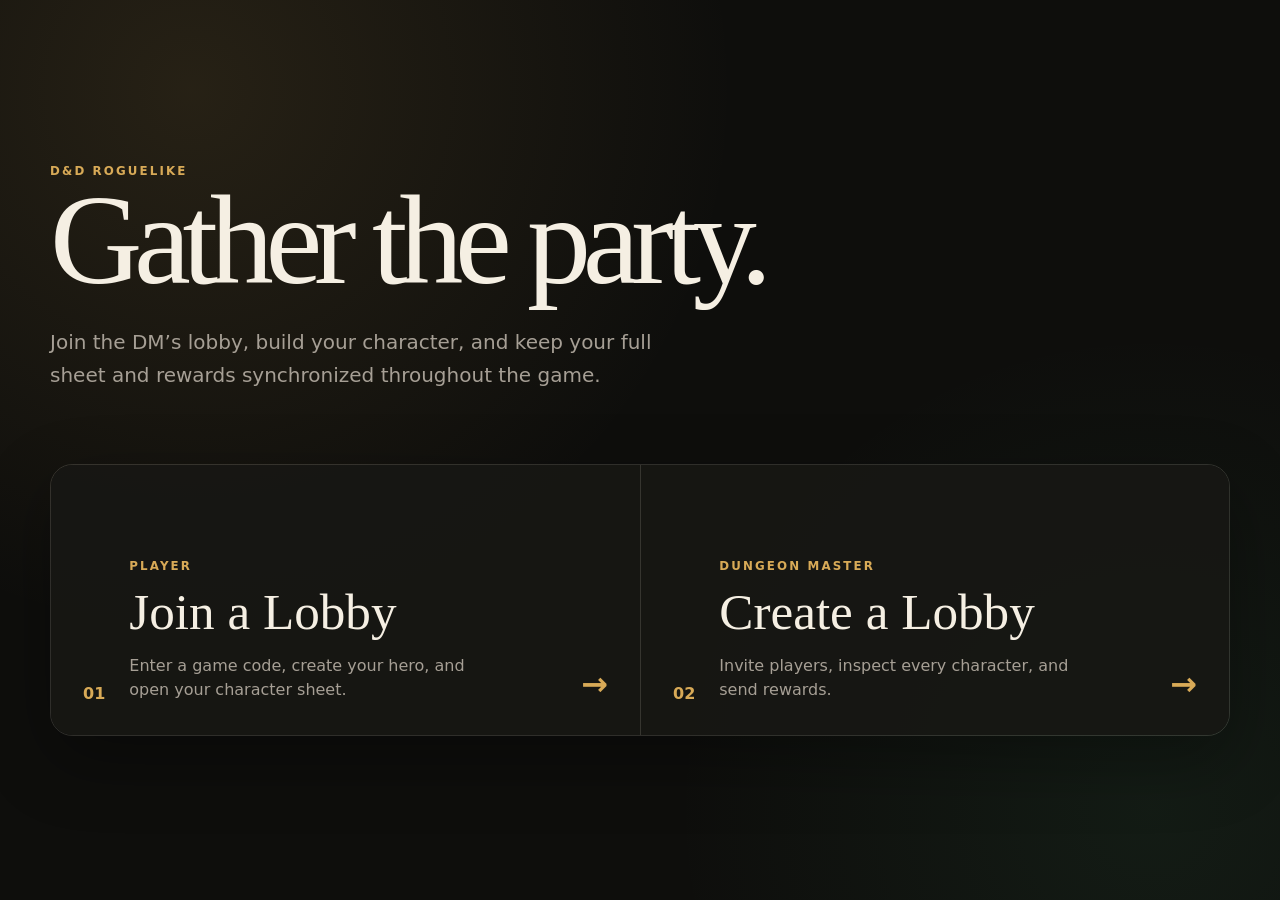
<file: index.html>
<!doctype html>
<html lang="en">
  <head>
    <meta charset="UTF-8" />
    <meta name="viewport" content="width=device-width, initial-scale=1.0" />
    <title>Party Lobby - DnD Roguelike</title>
    <link rel="stylesheet" href="lobby.css?v=1" />
  </head>
  <body class="landing-page">
    <main class="landing-shell">
      <section class="landing-copy">
        <p class="eyebrow">D&amp;D Roguelike</p>
        <h1>Gather the party.</h1>
        <p>
          Join the DM’s lobby, build your character, and keep your full sheet and
          rewards synchronized throughout the game.
        </p>
      </section>

      <section class="role-grid" aria-label="Choose how to enter">
        <a class="role-card player-card" href="player-lobby.html">
          <span class="role-number">01</span>
          <div>
            <p class="eyebrow">Player</p>
            <h2>Join a Lobby</h2>
            <p>Enter a game code, create your hero, and open your character sheet.</p>
          </div>
          <span class="role-arrow" aria-hidden="true">→</span>
        </a>

        <a class="role-card dm-card" href="dm-lobby.html">
          <span class="role-number">02</span>
          <div>
            <p class="eyebrow">Dungeon Master</p>
            <h2>Create a Lobby</h2>
            <p>Invite players, inspect every character, and send rewards.</p>
          </div>
          <span class="role-arrow" aria-hidden="true">→</span>
        </a>
      </section>
    </main>
  </body>
</html>
</file>
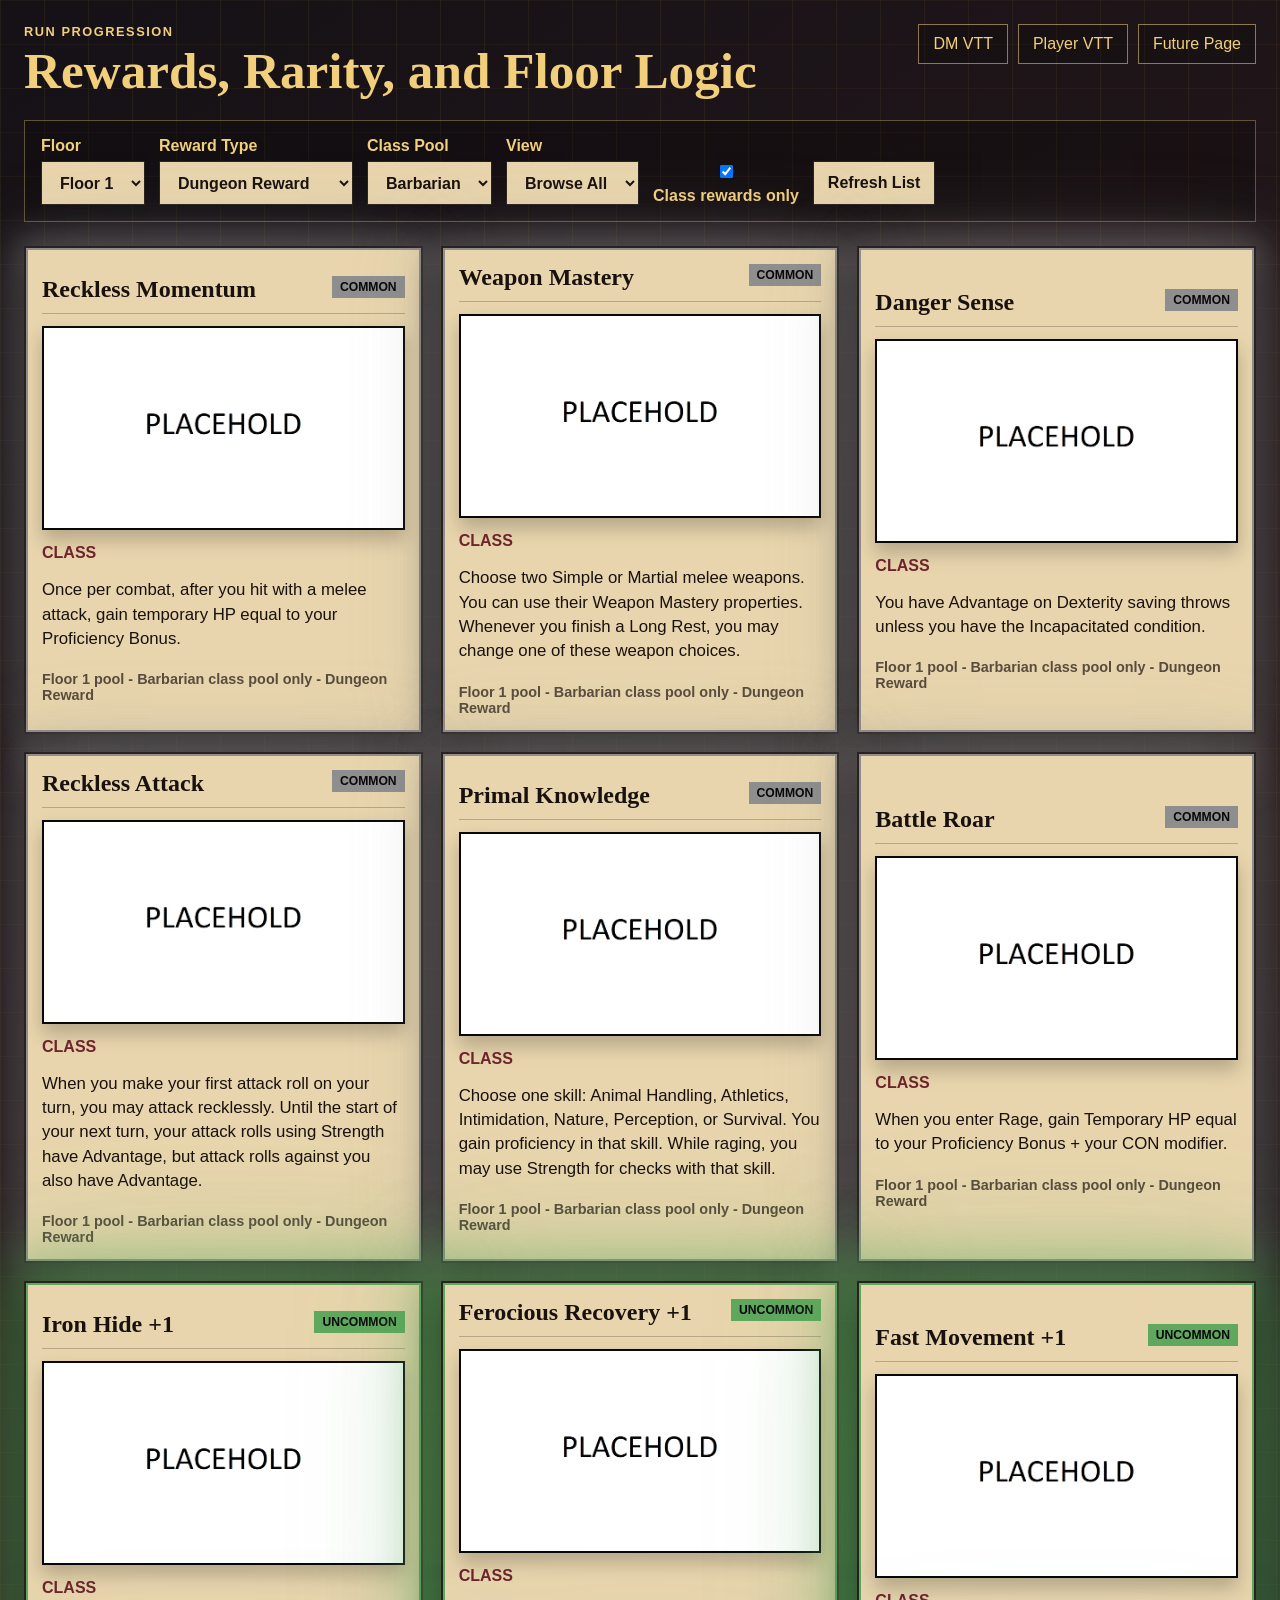
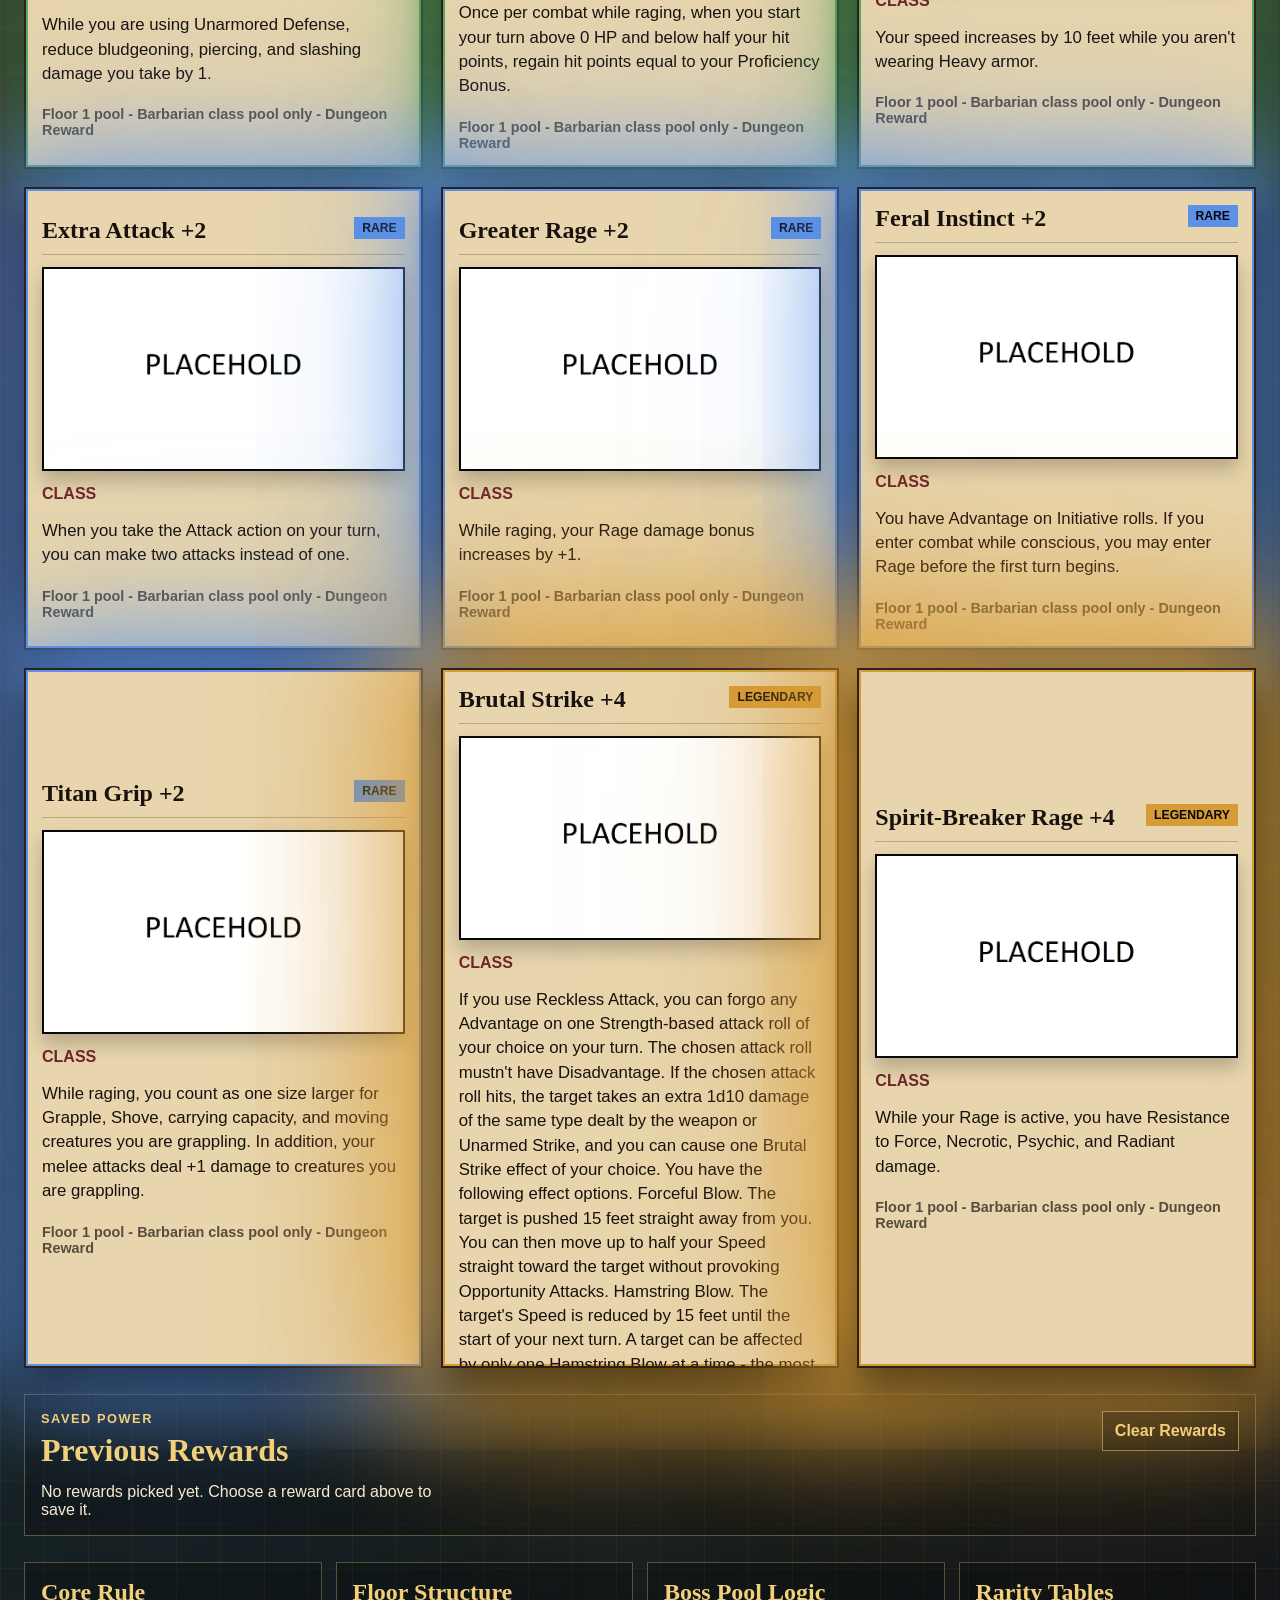
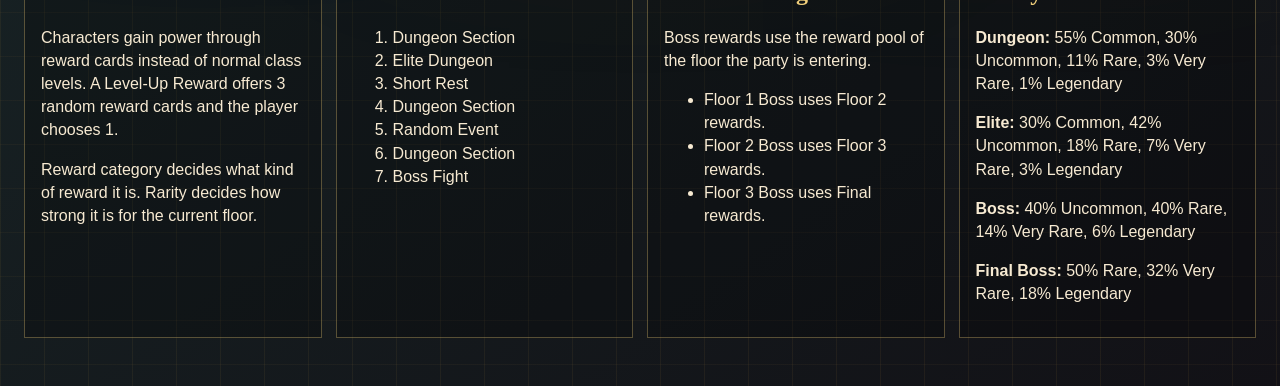
<file: rewards.html>
<!doctype html>
<html lang="en">
  <head>
    <meta charset="UTF-8" />
    <meta name="viewport" content="width=device-width, initial-scale=1.0" />
    <title>Rewards - DnD Roguelike</title>
    <link rel="stylesheet" href="rewards.css?v=1" />
  </head>
  <body>
    <main class="reward-app">
      <section class="reward-header">
        <div>
          <p class="eyebrow">Run Progression</p>
          <h1>Rewards, Rarity, and Floor Logic</h1>
        </div>
        <div class="nav-actions">
          <a class="nav-link" href="dungeon-dm.html">DM VTT</a>
          <a class="nav-link" href="dungeon-player.html">Player VTT</a>
          <a class="nav-link" href="future.html">Future Page</a>
        </div>
      </section>

      <section class="control-panel" aria-label="Reward controls">
        <label>
          Floor
          <select id="floor-select">
            <option value="floor1">Floor 1</option>
            <option value="floor2">Floor 2</option>
            <option value="floor3">Floor 3</option>
          </select>
        </label>
        <label>
          Reward Type
          <select id="reward-type-select">
            <option value="normal">Dungeon Reward</option>
            <option value="elite">Elite Reward</option>
            <option value="boss">Boss Reward</option>
            <option value="finalBoss">Final Boss Reward</option>
          </select>
        </label>
        <label>
          Class Pool
          <select id="class-select">
            <option value="Barbarian">Barbarian</option>
            <option value="Bard">Bard</option>
            <option value="Cleric">Cleric</option>
            <option value="Druid">Druid</option>
            <option value="Fighter">Fighter</option>
            <option value="Monk">Monk</option>
            <option value="Paladin">Paladin</option>
            <option value="Ranger">Ranger</option>
            <option value="Rogue">Rogue</option>
            <option value="Sorcerer">Sorcerer</option>
            <option value="Warlock">Warlock</option>
            <option value="Wizard">Wizard</option>
          </select>
        </label>
        <label>
          View
          <select id="view-select">
            <option value="all">Browse All</option>
            <option value="roll">Roll 3</option>
          </select>
        </label>
        <label class="toggle-option">
          <input id="class-only-toggle" type="checkbox" checked />
          Class rewards only
        </label>
        <button id="roll-rewards" type="button">Roll Rewards</button>
      </section>

      <section class="reward-grid" id="reward-options" aria-live="polite"></section>

      <section class="history-panel" aria-labelledby="reward-history-title">
        <div class="history-header">
          <div>
            <p class="eyebrow">Saved Power</p>
            <h2 id="reward-history-title">Previous Rewards</h2>
          </div>
          <button id="clear-history" type="button">Clear Rewards</button>
        </div>
        <div class="history-list" id="reward-history" aria-live="polite"></div>
      </section>

      <section class="logic-grid">
        <article>
          <h2>Core Rule</h2>
          <p>Characters gain power through reward cards instead of normal class levels. A Level-Up Reward offers 3 random reward cards and the player chooses 1.</p>
          <p>Reward category decides what kind of reward it is. Rarity decides how strong it is for the current floor.</p>
        </article>

        <article>
          <h2>Floor Structure</h2>
          <ol>
            <li>Dungeon Section</li>
            <li>Elite Dungeon</li>
            <li>Short Rest</li>
            <li>Dungeon Section</li>
            <li>Random Event</li>
            <li>Dungeon Section</li>
            <li>Boss Fight</li>
          </ol>
        </article>

        <article>
          <h2>Boss Pool Logic</h2>
          <p>Boss rewards use the reward pool of the floor the party is entering.</p>
          <ul>
            <li>Floor 1 Boss uses Floor 2 rewards.</li>
            <li>Floor 2 Boss uses Floor 3 rewards.</li>
            <li>Floor 3 Boss uses Final rewards.</li>
          </ul>
        </article>

        <article>
          <h2>Rarity Tables</h2>
          <div class="table-list">
            <p><strong>Dungeon:</strong> 55% Common, 30% Uncommon, 11% Rare, 3% Very Rare, 1% Legendary</p>
            <p><strong>Elite:</strong> 30% Common, 42% Uncommon, 18% Rare, 7% Very Rare, 3% Legendary</p>
            <p><strong>Boss:</strong> 40% Uncommon, 40% Rare, 14% Very Rare, 6% Legendary</p>
            <p><strong>Final Boss:</strong> 50% Rare, 32% Very Rare, 18% Legendary</p>
          </div>
        </article>
      </section>
    </main>

    <script src="rewards.js"></script>
  </body>
</html>
</file>
<file: lobby.css>
:root {
  color-scheme: dark;
  --ink: #f5efe3;
  --muted: #a69f95;
  --panel: #171714;
  --panel-raised: #201f1a;
  --line: rgba(245, 239, 227, 0.14);
  --gold: #d8aa57;
  --gold-bright: #f1cc7b;
  --green: #5bd18b;
  --red: #dc6b6b;
  --shadow: 0 24px 70px rgba(0, 0, 0, 0.32);
  font-family: Inter, ui-sans-serif, system-ui, -apple-system, BlinkMacSystemFont, "Segoe UI", sans-serif;
}

* {
  box-sizing: border-box;
}

body {
  min-height: 100vh;
  margin: 0;
  color: var(--ink);
  background:
    radial-gradient(circle at 15% 10%, rgba(216, 170, 87, 0.12), transparent 34rem),
    radial-gradient(circle at 90% 90%, rgba(91, 209, 139, 0.07), transparent 30rem),
    #0e0e0c;
}

button,
input {
  font: inherit;
}

a {
  color: inherit;
}

.eyebrow {
  margin: 0 0 0.55rem;
  color: var(--gold);
  font-size: 0.74rem;
  font-weight: 800;
  letter-spacing: 0.18em;
  text-transform: uppercase;
}

.landing-shell {
  width: min(1180px, calc(100% - 3rem));
  min-height: 100vh;
  margin: 0 auto;
  padding: clamp(4rem, 10vh, 8rem) 0;
  display: grid;
  align-content: center;
  gap: clamp(3rem, 8vh, 6rem);
}

.landing-copy {
  max-width: 800px;
}

.landing-copy h1 {
  margin: 0;
  max-width: 760px;
  font-family: Georgia, "Times New Roman", serif;
  font-size: clamp(3.5rem, 10vw, 8.5rem);
  font-weight: 500;
  letter-spacing: -0.065em;
  line-height: 0.84;
}

.landing-copy > p:last-child {
  max-width: 650px;
  margin: 2rem 0 0;
  color: var(--muted);
  font-size: clamp(1rem, 2vw, 1.25rem);
  line-height: 1.65;
}

.role-grid {
  display: grid;
  grid-template-columns: repeat(2, minmax(0, 1fr));
  border: 1px solid var(--line);
  border-radius: 1.4rem;
  overflow: hidden;
  box-shadow: var(--shadow);
}

.role-card {
  min-height: 270px;
  padding: 2rem;
  display: grid;
  grid-template-columns: auto 1fr auto;
  align-items: end;
  gap: 1.5rem;
  color: var(--ink);
  background: rgba(23, 23, 20, 0.88);
  text-decoration: none;
  transition: background 160ms ease, transform 160ms ease;
}

.role-card + .role-card {
  border-left: 1px solid var(--line);
}

.role-card:hover,
.role-card:focus-visible {
  background: var(--panel-raised);
}

.role-card h2 {
  margin: 0;
  font-family: Georgia, "Times New Roman", serif;
  font-size: clamp(2rem, 4vw, 3.5rem);
  font-weight: 500;
}

.role-card div > p:last-child {
  max-width: 360px;
  margin: 0.8rem 0 0;
  color: var(--muted);
  line-height: 1.55;
}

.role-number,
.role-arrow {
  color: var(--gold);
  font-weight: 800;
}

.role-arrow {
  font-size: 2rem;
}

.lobby-app {
  width: min(1260px, calc(100% - 3rem));
  margin: 0 auto;
  padding: 2rem 0 5rem;
}

.lobby-header {
  min-height: 96px;
  display: flex;
  align-items: center;
  justify-content: space-between;
  gap: 2rem;
  border-bottom: 1px solid var(--line);
}

.lobby-header h1 {
  margin: 0;
  font-family: Georgia, "Times New Roman", serif;
  font-size: clamp(2rem, 4vw, 3.3rem);
  font-weight: 500;
}

.lobby-nav a {
  padding: 0.7rem 1rem;
  border: 1px solid var(--line);
  border-radius: 999px;
  color: var(--muted);
  text-decoration: none;
}

.lobby-nav a:hover {
  color: var(--ink);
  border-color: rgba(216, 170, 87, 0.5);
}

.multiplayer-bar {
  --ink: #f5efe3;
  --muted: #a69f95;
  --panel: #171714;
  --line: rgba(245, 239, 227, 0.14);
  --gold: #d8aa57;
  --gold-bright: #f1cc7b;
  --green: #5bd18b;
  --red: #dc6b6b;
  margin: 1.5rem 0 2rem;
  padding: 1.1rem;
  border: 1px solid var(--line);
  border-radius: 1rem;
  background: rgba(23, 23, 20, 0.92);
  box-shadow: var(--shadow);
}

.multiplayer-form,
.multiplayer-connected {
  display: flex;
  align-items: end;
  gap: 1rem;
  flex-wrap: wrap;
}

.multiplayer-summary {
  min-width: 230px;
  margin-right: auto;
  display: flex;
  align-items: center;
  gap: 0.8rem;
}

.multiplayer-summary div,
.multiplayer-summary strong,
.multiplayer-summary small {
  display: block;
}

.multiplayer-summary small,
.multiplayer-members small {
  margin-top: 0.25rem;
  color: var(--muted);
}

.connection-dot {
  width: 0.72rem;
  height: 0.72rem;
  flex: 0 0 auto;
  border-radius: 50%;
  background: var(--muted);
  box-shadow: 0 0 0 5px rgba(166, 159, 149, 0.08);
}

.connection-dot.is-online {
  background: var(--green);
  box-shadow: 0 0 0 5px rgba(91, 209, 139, 0.1);
}

.connection-dot.is-offline {
  background: var(--red);
}

.multiplayer-form label {
  display: grid;
  gap: 0.4rem;
  color: var(--muted);
  font-size: 0.76rem;
  font-weight: 700;
  letter-spacing: 0.08em;
  text-transform: uppercase;
}

.multiplayer-form input {
  width: min(210px, 72vw);
  padding: 0.78rem 0.9rem;
  border: 1px solid var(--line);
  border-radius: 0.65rem;
  outline: none;
  color: var(--ink);
  background: #0f0f0d;
}

.multiplayer-form input:focus {
  border-color: var(--gold);
  box-shadow: 0 0 0 3px rgba(216, 170, 87, 0.12);
}

.multiplayer-form .join-code-input {
  width: 9rem;
  letter-spacing: 0.2em;
  text-transform: uppercase;
}

.multiplayer-form button,
.multiplayer-connected button,
.lobby-button,
.reward-grant-buttons button {
  min-height: 43px;
  padding: 0.72rem 1rem;
  border: 1px solid var(--gold);
  border-radius: 0.65rem;
  color: #17120a;
  background: var(--gold);
  cursor: pointer;
  font-weight: 800;
}

.multiplayer-form button:hover,
.multiplayer-connected button:hover,
.lobby-button:hover,
.reward-grant-buttons button:hover {
  background: var(--gold-bright);
}

.multiplayer-form button:disabled,
.reward-grant-buttons button:disabled {
  cursor: wait;
  opacity: 0.55;
}

.multiplayer-connected .secondary-button {
  border-color: var(--line);
  color: var(--muted);
  background: transparent;
}

.join-code-copy {
  display: grid;
  gap: 0.1rem;
}

.join-code-copy span {
  font-size: 0.68rem;
  letter-spacing: 0.08em;
  text-transform: uppercase;
}

.join-code-copy strong {
  font-size: 1.1rem;
  letter-spacing: 0.16em;
}

.multiplayer-members {
  display: flex;
  gap: 0.45rem;
  flex-wrap: wrap;
}

.multiplayer-member {
  padding: 0.45rem 0.65rem;
  border: 1px solid var(--line);
  border-radius: 999px;
  color: var(--muted);
  font-size: 0.82rem;
}

.multiplayer-error {
  margin: 0.8rem 0 0;
  color: #ff9999;
}

.lobby-steps {
  margin: 3rem 0;
  display: grid;
  grid-template-columns: repeat(3, minmax(0, 1fr));
  border: 1px solid var(--line);
  border-radius: 1rem;
  overflow: hidden;
}

.lobby-steps article {
  min-height: 145px;
  padding: 1.4rem;
  display: flex;
  gap: 1rem;
  background: rgba(23, 23, 20, 0.72);
}

.lobby-steps article + article {
  border-left: 1px solid var(--line);
}

.lobby-steps article > span {
  color: var(--gold);
  font-weight: 800;
}

.lobby-steps strong {
  display: block;
  font-size: 1.02rem;
}

.lobby-steps p,
.lobby-focus-card > p:last-child,
.dm-overview p,
.empty-roster p {
  margin: 0.55rem 0 0;
  color: var(--muted);
  line-height: 1.55;
}

.lobby-focus-card {
  min-height: 230px;
  padding: clamp(1.5rem, 4vw, 3rem);
  display: grid;
  align-content: center;
  justify-items: start;
  border: 1px solid rgba(216, 170, 87, 0.3);
  border-radius: 1rem;
  background:
    linear-gradient(120deg, rgba(216, 170, 87, 0.09), transparent 45%),
    var(--panel);
}

.lobby-focus-card h2,
.dm-overview h2,
.empty-roster h2 {
  margin: 0;
  font-family: Georgia, "Times New Roman", serif;
  font-size: clamp(1.8rem, 4vw, 3rem);
  font-weight: 500;
}

.lobby-actions {
  margin-top: 1.5rem;
  display: flex;
  gap: 0.75rem;
  flex-wrap: wrap;
}

.lobby-button {
  display: inline-flex;
  align-items: center;
  text-decoration: none;
}

.lobby-button.secondary {
  border-color: var(--line);
  color: var(--ink);
  background: transparent;
}

.dm-overview {
  margin: 3rem 0 1.5rem;
  display: flex;
  align-items: end;
  justify-content: space-between;
  gap: 2rem;
}

.roster-count {
  padding: 0.7rem 1rem;
  border: 1px solid var(--line);
  border-radius: 999px;
  color: var(--muted);
}

.dm-roster {
  display: grid;
  grid-template-columns: repeat(auto-fit, minmax(330px, 1fr));
  gap: 1rem;
}

.empty-roster {
  grid-column: 1 / -1;
  min-height: 260px;
  padding: 2rem;
  display: grid;
  align-content: center;
  justify-items: center;
  text-align: center;
  border: 1px dashed var(--line);
  border-radius: 1rem;
}

.roster-card {
  padding: 1.4rem;
  display: grid;
  gap: 1.25rem;
  border: 1px solid var(--line);
  border-radius: 1rem;
  background: var(--panel);
  box-shadow: 0 15px 40px rgba(0, 0, 0, 0.18);
}

.roster-card-header {
  display: flex;
  align-items: center;
  justify-content: space-between;
  gap: 1rem;
}

.roster-card-header h3 {
  margin: 0;
  font-family: Georgia, "Times New Roman", serif;
  font-size: 1.6rem;
  font-weight: 500;
}

.roster-card-header p {
  margin: 0.3rem 0 0;
  color: var(--muted);
}

.status-pill {
  padding: 0.35rem 0.55rem;
  border-radius: 999px;
  color: var(--green);
  background: rgba(91, 209, 139, 0.1);
  font-size: 0.72rem;
  font-weight: 800;
  text-transform: uppercase;
}

.status-pill.waiting {
  color: var(--gold);
  background: rgba(216, 170, 87, 0.1);
}

.character-metrics {
  display: grid;
  grid-template-columns: repeat(4, minmax(0, 1fr));
  gap: 0.55rem;
}

.character-metric {
  min-width: 0;
  padding: 0.75rem;
  border: 1px solid var(--line);
  border-radius: 0.7rem;
  background: #11110f;
}

.character-metric span,
.roster-section-title {
  display: block;
  color: var(--muted);
  font-size: 0.68rem;
  font-weight: 800;
  letter-spacing: 0.08em;
  text-transform: uppercase;
}

.character-metric strong {
  margin-top: 0.28rem;
  display: block;
  overflow: hidden;
  text-overflow: ellipsis;
  white-space: nowrap;
}

.ability-strip {
  display: grid;
  grid-template-columns: repeat(6, minmax(0, 1fr));
  gap: 0.35rem;
}

.ability-strip div {
  padding: 0.55rem 0.25rem;
  border-radius: 0.55rem;
  text-align: center;
  background: #11110f;
}

.ability-strip span,
.ability-strip strong {
  display: block;
}

.ability-strip span {
  color: var(--muted);
  font-size: 0.65rem;
}

.ability-strip strong {
  margin-top: 0.18rem;
}

.reward-grant-buttons {
  margin-top: 0.6rem;
  display: flex;
  gap: 0.45rem;
  flex-wrap: wrap;
}

.reward-grant-buttons button {
  min-height: 36px;
  padding: 0.55rem 0.7rem;
  font-size: 0.78rem;
}

.reward-grant-buttons button[data-reward-type="common"] {
  border-color: var(--line);
  color: var(--ink);
  background: #2b2a25;
}

.party-rewards {
  padding: 1.25rem 1.4rem;
  display: grid;
  gap: 1rem;
  border: 1px solid var(--line);
  border-radius: 1rem;
  background: var(--panel);
}

.party-rewards[hidden] {
  display: none;
}

.party-rewards h2,
.party-rewards p {
  margin: 0;
}

.party-rewards > div:first-child > p:last-child {
  margin-top: 0.35rem;
  color: var(--muted);
}

.party-reward-buttons {
  margin-top: 0;
}

.party-reward-status {
  min-height: 1.2em;
  color: var(--gold);
  font-weight: 800;
}

.roster-note {
  margin: 0;
  color: var(--muted);
  line-height: 1.5;
}

@media (max-width: 800px) {
  .role-grid,
  .lobby-steps {
    grid-template-columns: 1fr;
  }

  .role-card + .role-card,
  .lobby-steps article + article {
    border-top: 1px solid var(--line);
    border-left: 0;
  }

  .multiplayer-form,
  .multiplayer-connected {
    align-items: stretch;
  }

  .multiplayer-summary {
    width: 100%;
  }

  .multiplayer-form label,
  .multiplayer-form input {
    width: 100%;
  }

  .character-metrics {
    grid-template-columns: repeat(2, minmax(0, 1fr));
  }

  .ability-strip {
    grid-template-columns: repeat(3, minmax(0, 1fr));
  }
}
</file>
<file: rewards.css>
:root {
  --bg: #111015;
  --panel: #e8d5ad;
  --ink: #19110e;
  --gold: #f1cf7b;
  --line: #2b211f;
  --common: #8e8e8e;
  --uncommon: #5fa85e;
  --rare: #5c91e6;
  --very-rare: #9b5cff;
  --legendary: #d79b35;
  font-family: Arial, Helvetica, sans-serif;
}

* {
  box-sizing: border-box;
}

body {
  min-height: 100vh;
  margin: 0;
  color: #f7ead2;
  background:
    linear-gradient(90deg, rgba(201, 154, 67, 0.08) 1px, transparent 1px),
    linear-gradient(rgba(201, 154, 67, 0.05) 1px, transparent 1px),
    linear-gradient(145deg, #151116 0%, #27191b 38%, #172224 68%, #121116 100%);
  background-size: 44px 44px, 44px 44px, auto;
}

button,
select {
  font: inherit;
}

.reward-app {
  width: min(1760px, calc(100% - 48px));
  margin: 0 auto;
  padding: 24px 0 48px;
}

.reward-header {
  display: flex;
  align-items: start;
  justify-content: space-between;
  gap: 24px;
  margin-bottom: 24px;
}

.eyebrow {
  margin: 0 0 6px;
  color: var(--gold);
  font-size: 0.8rem;
  font-weight: 800;
  letter-spacing: 0.12em;
  text-transform: uppercase;
}

h1,
h2,
p {
  margin-top: 0;
}

h1 {
  margin-bottom: 0;
  color: var(--gold);
  font-family: Cinzel, Georgia, serif;
  font-size: clamp(2rem, 4vw, 4rem);
  line-height: 1;
}

.nav-link {
  color: var(--gold);
  text-decoration: none;
  border: 1px solid rgba(241, 207, 123, 0.55);
  padding: 10px 14px;
  background: rgba(0, 0, 0, 0.2);
}

.nav-actions {
  display: flex;
  flex-wrap: wrap;
  justify-content: end;
  gap: 10px;
}

.control-panel {
  display: flex;
  flex-wrap: wrap;
  align-items: end;
  gap: 14px;
  margin-bottom: 24px;
  padding: 16px;
  border: 1px solid rgba(241, 207, 123, 0.35);
  background: rgba(0, 0, 0, 0.24);
}

.control-panel label {
  display: grid;
  gap: 6px;
  color: var(--gold);
  font-weight: 800;
}

.control-panel select,
.control-panel button {
  min-height: 44px;
  border: 1px solid var(--line);
  color: var(--ink);
  background: var(--panel);
  padding: 0 14px;
  font-weight: 700;
}

.control-panel button {
  cursor: pointer;
}

.reward-grid {
  display: grid;
  grid-template-columns: repeat(3, minmax(280px, 1fr));
  gap: 18px;
  margin-bottom: 26px;
}

.reward-grid.has-two-cards {
  grid-template-columns: repeat(2, minmax(280px, 460px));
  justify-content: center;
  gap: 64px;
}

.reward-grid.has-one-card {
  grid-template-columns: minmax(280px, 460px);
  justify-content: center;
}

.reward-card {
  --rarity-color: var(--common);
  --rarity-glow: rgba(142, 142, 142, 0.45);
  --rarity-glow-strong: rgba(142, 142, 142, 0.32);
  --rarity-glow-size: 36px;
  --rarity-glow-spread: 10px;
  --rarity-glow-soft-size: 96px;
  --rarity-glow-hover-size: 64px;
  --rarity-glow-hover-spread: 24px;
  --rarity-glow-hover-soft-size: 160px;
  width: 100%;
  min-height: 360px;
  max-height: 700px;
  overflow-y: auto;
  scrollbar-width: none;
  overscroll-behavior: contain;
  padding: 16px;
  border: 2px solid var(--line);
  background: var(--panel);
  color: var(--ink);
  cursor: pointer;
  text-align: left;
  box-shadow:
    0 20px 34px rgba(0, 0, 0, 0.45),
    0 0 var(--rarity-glow-size) var(--rarity-glow-spread) var(--rarity-glow),
    0 0 var(--rarity-glow-soft-size) var(--rarity-glow-strong),
    inset 0 0 0 2px var(--rarity-color);
  transition:
    border-color 160ms ease,
    box-shadow 160ms ease,
    transform 160ms ease;
}

.reward-card::-webkit-scrollbar {
  width: 0;
  height: 0;
}

.reward-card:hover,
.reward-card:focus-visible {
  outline: 0;
  border-color: var(--gold);
  transform: translateY(-4px);
  box-shadow:
    0 24px 40px rgba(0, 0, 0, 0.52),
    0 0 0 3px rgba(241, 207, 123, 0.24),
    0 0 var(--rarity-glow-hover-size) var(--rarity-glow-hover-spread) var(--rarity-glow),
    0 0 var(--rarity-glow-hover-soft-size) var(--rarity-glow-strong),
    inset 0 0 0 2px var(--rarity-color);
}

.reward-card.common {
  --rarity-color: var(--common);
  --rarity-glow: rgba(142, 142, 142, 0.46);
  --rarity-glow-strong: rgba(142, 142, 142, 0.3);
  --rarity-glow-size: 32px;
  --rarity-glow-spread: 8px;
  --rarity-glow-soft-size: 82px;
  --rarity-glow-hover-size: 56px;
  --rarity-glow-hover-spread: 20px;
  --rarity-glow-hover-soft-size: 140px;
}

.reward-card.uncommon {
  --rarity-color: var(--uncommon);
  --rarity-glow: rgba(95, 168, 94, 0.62);
  --rarity-glow-strong: rgba(95, 168, 94, 0.36);
  --rarity-glow-size: 56px;
  --rarity-glow-spread: 16px;
  --rarity-glow-soft-size: 140px;
  --rarity-glow-hover-size: 84px;
  --rarity-glow-hover-spread: 30px;
  --rarity-glow-hover-soft-size: 220px;
}

.reward-card.rare {
  --rarity-color: var(--rare);
  --rarity-glow: rgba(92, 145, 230, 0.72);
  --rarity-glow-strong: rgba(92, 145, 230, 0.44);
  --rarity-glow-size: 86px;
  --rarity-glow-spread: 28px;
  --rarity-glow-soft-size: 220px;
  --rarity-glow-hover-size: 120px;
  --rarity-glow-hover-spread: 44px;
  --rarity-glow-hover-soft-size: 320px;
}

.reward-card.veryRare {
  --rarity-color: var(--very-rare);
  --rarity-glow: rgba(155, 92, 255, 0.8);
  --rarity-glow-strong: rgba(155, 92, 255, 0.5);
  --rarity-glow-size: 104px;
  --rarity-glow-spread: 36px;
  --rarity-glow-soft-size: 280px;
  --rarity-glow-hover-size: 144px;
  --rarity-glow-hover-spread: 54px;
  --rarity-glow-hover-soft-size: 390px;
}

.reward-card.legendary {
  --rarity-color: var(--legendary);
  --rarity-glow: rgba(215, 155, 53, 0.86);
  --rarity-glow-strong: rgba(215, 155, 53, 0.56);
  --rarity-glow-size: 124px;
  --rarity-glow-spread: 44px;
  --rarity-glow-soft-size: 340px;
  --rarity-glow-hover-size: 168px;
  --rarity-glow-hover-spread: 64px;
  --rarity-glow-hover-soft-size: 460px;
}

.reward-card-header {
  display: flex;
  align-items: start;
  justify-content: space-between;
  gap: 10px;
  border-bottom: 1px solid rgba(25, 17, 14, 0.24);
  padding-bottom: 10px;
  margin-bottom: 12px;
}

.reward-card h2 {
  margin: 0;
  font-family: Cinzel, Georgia, serif;
  font-size: 1.5rem;
}

.reward-image {
  width: 100%;
  aspect-ratio: 16 / 9;
  margin: 0 0 14px;
  border: 2px solid #08070a;
  display: grid;
  place-items: center;
  overflow: hidden;
  background: #08090d;
  box-shadow:
    inset 0 0 0 1px rgba(232, 213, 173, 0.22),
    0 10px 18px rgba(0, 0, 0, 0.22);
}

.reward-image img {
  width: 100%;
  height: 100%;
  display: block;
  object-fit: contain;
}

.rarity {
  color: #08070a;
  background: var(--rarity-color);
  padding: 4px 8px;
  font-size: 0.76rem;
  font-weight: 900;
  text-transform: uppercase;
}

.category {
  color: #6e242c;
  font-weight: 900;
  text-transform: uppercase;
}

.reward-text {
  font-size: 1.05rem;
  line-height: 1.45;
}

.spell-details {
  margin-top: 8px;
  padding-top: 8px;
  border-top: 1px solid rgba(25, 17, 14, 0.2);
}

.spell-detail {
  margin: 0;
  font-size: 0.94rem;
  line-height: 1.35;
  color: rgba(25, 17, 14, 0.92);
}

.spell-detail + .spell-detail {
  margin-top: 4px;
}

.pool-note {
  margin: 20px 0 0;
  color: rgba(25, 17, 14, 0.7);
  font-size: 0.9rem;
  font-weight: 700;
}

.history-panel {
  margin-bottom: 26px;
  padding: 16px;
  border: 1px solid rgba(241, 207, 123, 0.35);
  background: rgba(0, 0, 0, 0.24);
}

.history-header {
  display: flex;
  align-items: start;
  justify-content: space-between;
  gap: 16px;
  margin-bottom: 14px;
}

.history-header h2 {
  margin: 0;
  color: var(--gold);
  font-family: Cinzel, Georgia, serif;
  font-size: 2rem;
}

.history-header button {
  min-height: 40px;
  border: 1px solid rgba(241, 207, 123, 0.55);
  color: var(--gold);
  background: rgba(0, 0, 0, 0.2);
  padding: 0 12px;
  cursor: pointer;
  font-weight: 800;
}

.history-list {
  display: grid;
  grid-template-columns: repeat(3, minmax(220px, 1fr));
  gap: 12px;
  color: #f7ead2;
}

.history-item {
  padding: 12px;
  border: 1px solid var(--rarity-color);
  background: rgba(0, 0, 0, 0.26);
}

.history-item.common {
  --rarity-color: var(--common);
}

.history-item.uncommon {
  --rarity-color: var(--uncommon);
}

.history-item.rare {
  --rarity-color: var(--rare);
}

.history-item.veryRare {
  --rarity-color: var(--very-rare);
}

.history-item.legendary {
  --rarity-color: var(--legendary);
}

.history-item h3 {
  margin: 0 0 6px;
  color: var(--gold);
  font-family: Cinzel, Georgia, serif;
}

.history-item p {
  margin-bottom: 8px;
  line-height: 1.4;
}

.logic-grid {
  display: grid;
  grid-template-columns: repeat(4, minmax(220px, 1fr));
  gap: 14px;
}

.logic-grid article {
  padding: 16px;
  border: 1px solid rgba(241, 207, 123, 0.32);
  background: rgba(0, 0, 0, 0.24);
}

.logic-grid h2 {
  color: var(--gold);
  font-family: Cinzel, Georgia, serif;
}

.logic-grid p,
.logic-grid li {
  line-height: 1.45;
}

@media (max-width: 980px) {
  .reward-grid,
  .reward-grid.has-two-cards,
  .reward-grid.has-one-card,
  .logic-grid,
  .history-list {
    grid-template-columns: 1fr;
  }

  .reward-header,
  .history-header {
    display: grid;
  }

  .nav-actions {
    justify-content: start;
  }
}
</file>
